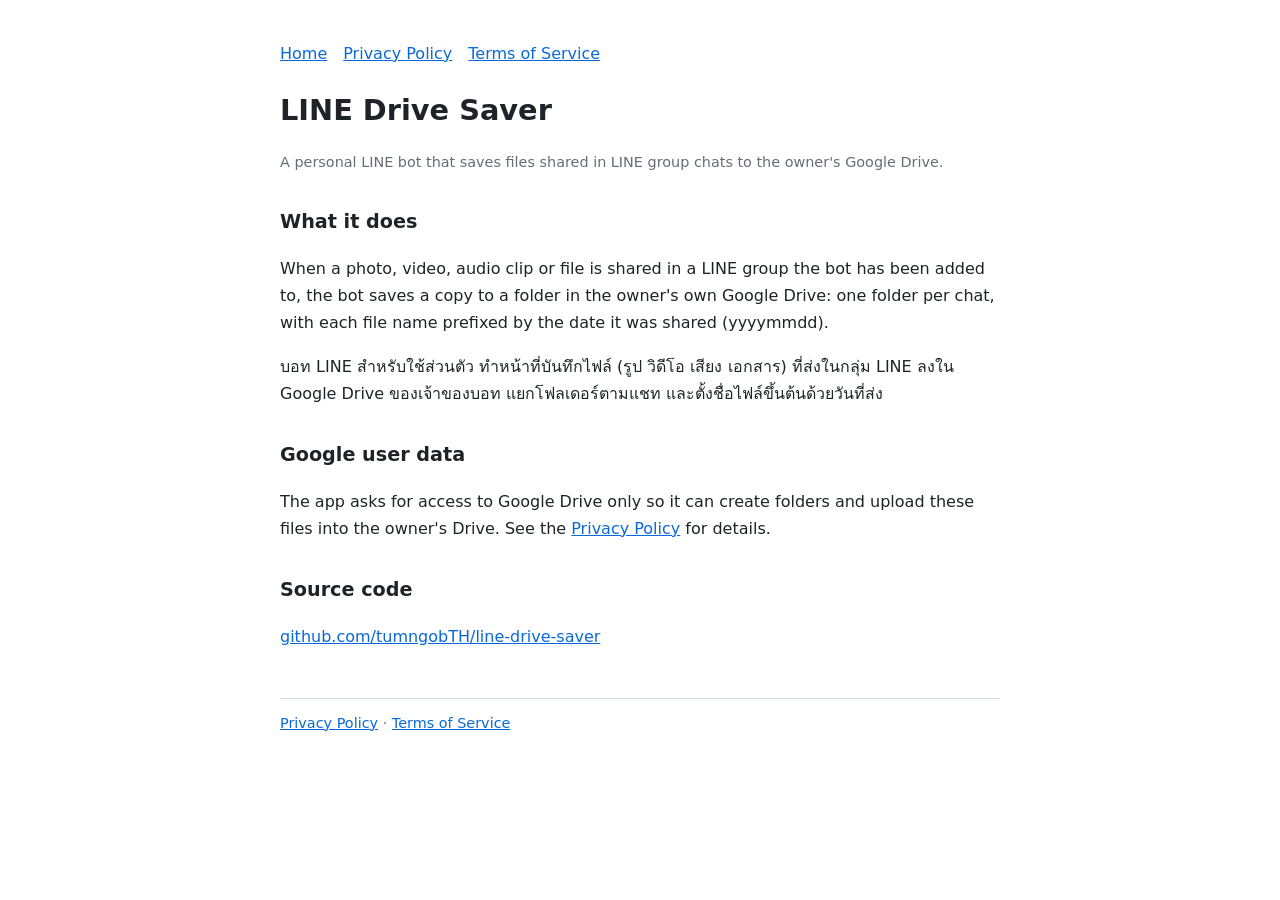
<file: index.html>
<!DOCTYPE html>
<html lang="th"><head><meta charset="utf-8"><meta name="viewport" content="width=device-width,initial-scale=1">
<title>LINE Drive Saver</title><link rel="stylesheet" href="style.css"></head>
<body>
<nav><a href="index.html">Home</a><a href="privacy.html">Privacy Policy</a><a href="terms.html">Terms of Service</a></nav>
<h1>LINE Drive Saver</h1>
<p class="muted">A personal LINE bot that saves files shared in LINE group chats to the owner's Google Drive.</p>

<h2>What it does</h2>
<p>When a photo, video, audio clip or file is shared in a LINE group the bot has been added to,
the bot saves a copy to a folder in the owner's own Google Drive: one folder per chat, with each
file name prefixed by the date it was shared (yyyymmdd).</p>
<p>บอท LINE สำหรับใช้ส่วนตัว ทำหน้าที่บันทึกไฟล์ (รูป วิดีโอ เสียง เอกสาร) ที่ส่งในกลุ่ม LINE
ลงใน Google Drive ของเจ้าของบอท แยกโฟลเดอร์ตามแชท และตั้งชื่อไฟล์ขึ้นต้นด้วยวันที่ส่ง</p>

<h2>Google user data</h2>
<p>The app asks for access to Google Drive only so it can create folders and upload these files
into the owner's Drive. See the <a href="privacy.html">Privacy Policy</a> for details.</p>

<h2>Source code</h2>
<p><a href="https://github.com/tumngobTH/line-drive-saver">github.com/tumngobTH/line-drive-saver</a></p>

<footer class="muted"><a href="privacy.html">Privacy Policy</a> · <a href="terms.html">Terms of Service</a></footer>
</body></html>
</file>
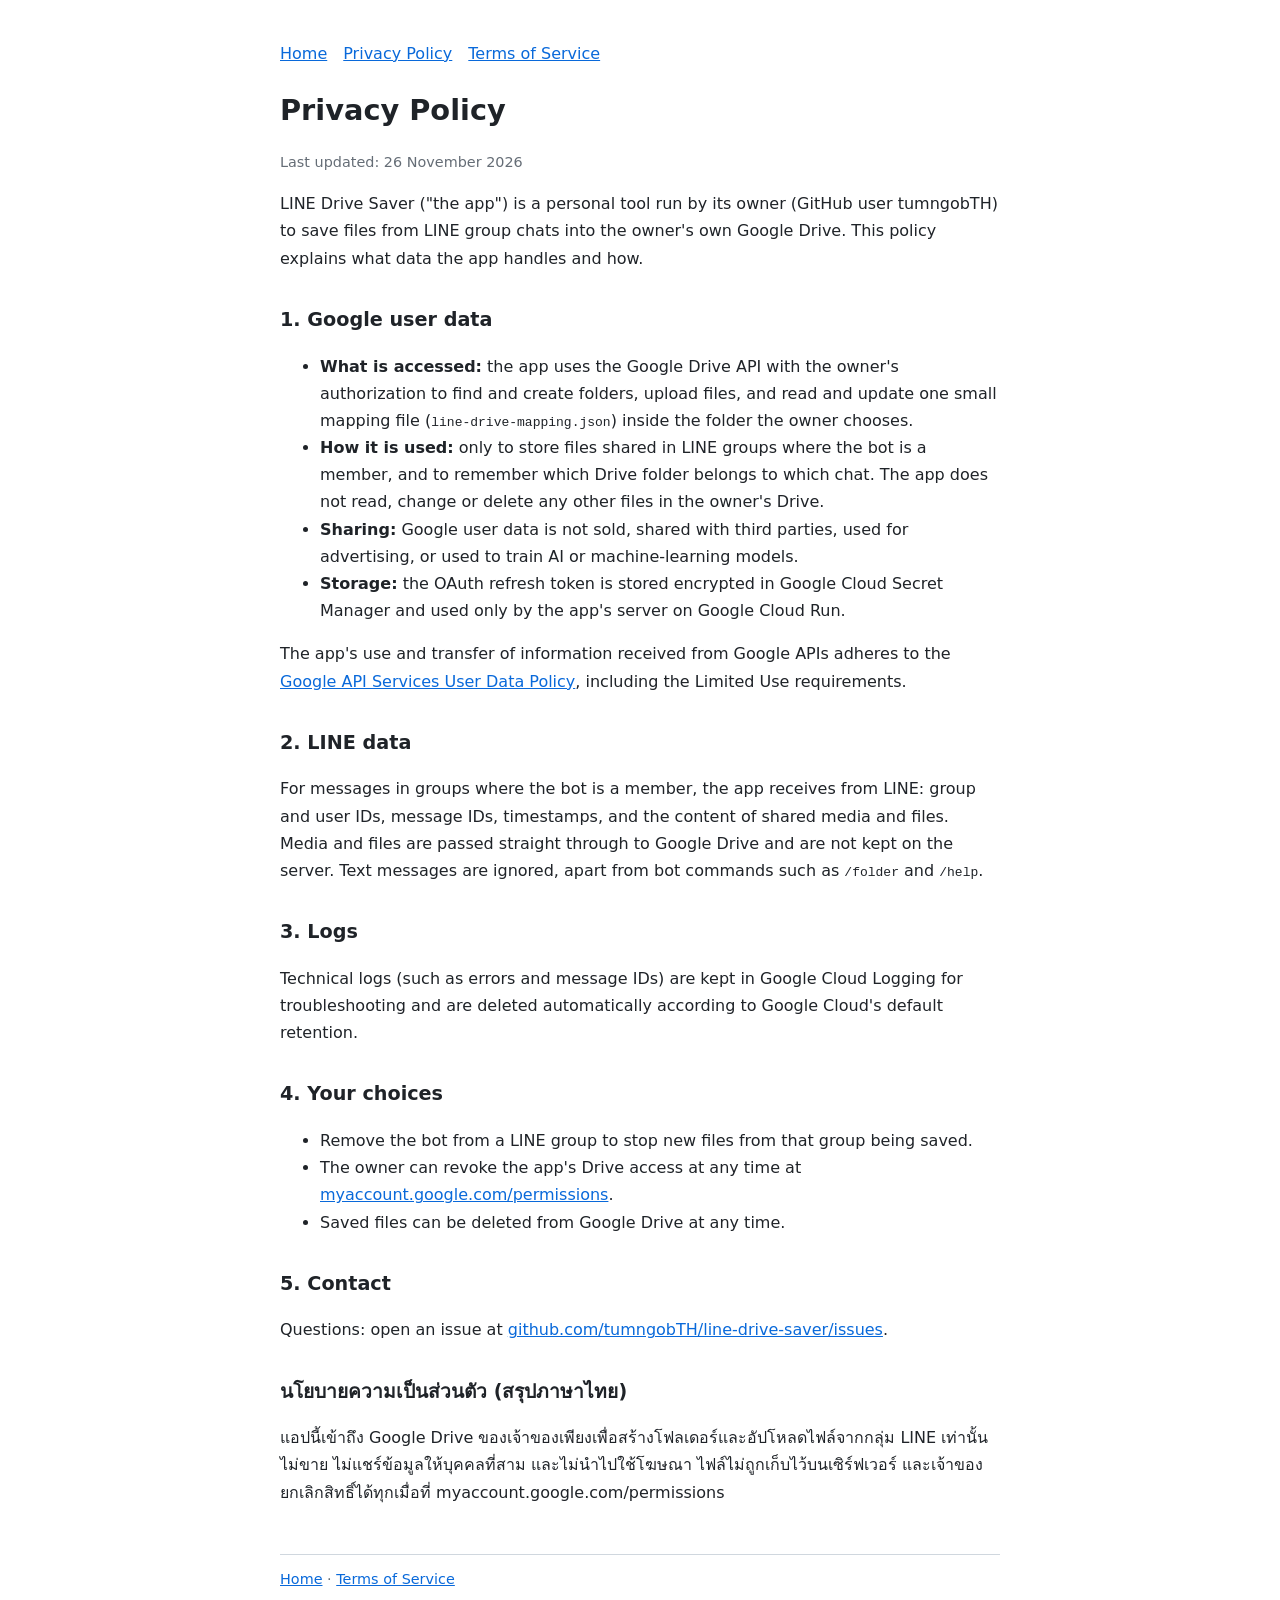
<file: privacy.html>
<!DOCTYPE html>
<html lang="en"><head><meta charset="utf-8"><meta name="viewport" content="width=device-width,initial-scale=1">
<title>Privacy Policy - LINE Drive Saver</title><link rel="stylesheet" href="style.css"></head>
<body>
<nav><a href="index.html">Home</a><a href="privacy.html">Privacy Policy</a><a href="terms.html">Terms of Service</a></nav>
<h1>Privacy Policy</h1>
<p class="muted">Last updated: 26 November 2026</p>

<p>LINE Drive Saver ("the app") is a personal tool run by its owner (GitHub user tumngobTH) to save
files from LINE group chats into the owner's own Google Drive. This policy explains what data the
app handles and how.</p>

<h2>1. Google user data</h2>
<ul>
<li><b>What is accessed:</b> the app uses the Google Drive API with the owner's authorization to
find and create folders, upload files, and read and update one small mapping file
(<code>line-drive-mapping.json</code>) inside the folder the owner chooses.</li>
<li><b>How it is used:</b> only to store files shared in LINE groups where the bot is a member,
and to remember which Drive folder belongs to which chat. The app does not read, change or delete
any other files in the owner's Drive.</li>
<li><b>Sharing:</b> Google user data is not sold, shared with third parties, used for advertising,
or used to train AI or machine-learning models.</li>
<li><b>Storage:</b> the OAuth refresh token is stored encrypted in Google Cloud Secret Manager and
used only by the app's server on Google Cloud Run.</li>
</ul>
<p>The app's use and transfer of information received from Google APIs adheres to the
<a href="https://developers.google.com/terms/api-services-user-data-policy">Google API Services User Data Policy</a>,
including the Limited Use requirements.</p>

<h2>2. LINE data</h2>
<p>For messages in groups where the bot is a member, the app receives from LINE: group and user IDs,
message IDs, timestamps, and the content of shared media and files. Media and files are passed
straight through to Google Drive and are not kept on the server. Text messages are ignored, apart
from bot commands such as <code>/folder</code> and <code>/help</code>.</p>

<h2>3. Logs</h2>
<p>Technical logs (such as errors and message IDs) are kept in Google Cloud Logging for
troubleshooting and are deleted automatically according to Google Cloud's default retention.</p>

<h2>4. Your choices</h2>
<ul>
<li>Remove the bot from a LINE group to stop new files from that group being saved.</li>
<li>The owner can revoke the app's Drive access at any time at
<a href="https://myaccount.google.com/permissions">myaccount.google.com/permissions</a>.</li>
<li>Saved files can be deleted from Google Drive at any time.</li>
</ul>

<h2>5. Contact</h2>
<p>Questions: open an issue at
<a href="https://github.com/tumngobTH/line-drive-saver/issues">github.com/tumngobTH/line-drive-saver/issues</a>.</p>

<h2>นโยบายความเป็นส่วนตัว (สรุปภาษาไทย)</h2>
<p>แอปนี้เข้าถึง Google Drive ของเจ้าของเพียงเพื่อสร้างโฟลเดอร์และอัปโหลดไฟล์จากกลุ่ม LINE เท่านั้น
ไม่ขาย ไม่แชร์ข้อมูลให้บุคคลที่สาม และไม่นำไปใช้โฆษณา ไฟล์ไม่ถูกเก็บไว้บนเซิร์ฟเวอร์
และเจ้าของยกเลิกสิทธิ์ได้ทุกเมื่อที่ myaccount.google.com/permissions</p>

<footer class="muted"><a href="index.html">Home</a> · <a href="terms.html">Terms of Service</a></footer>
</body></html>
</file>
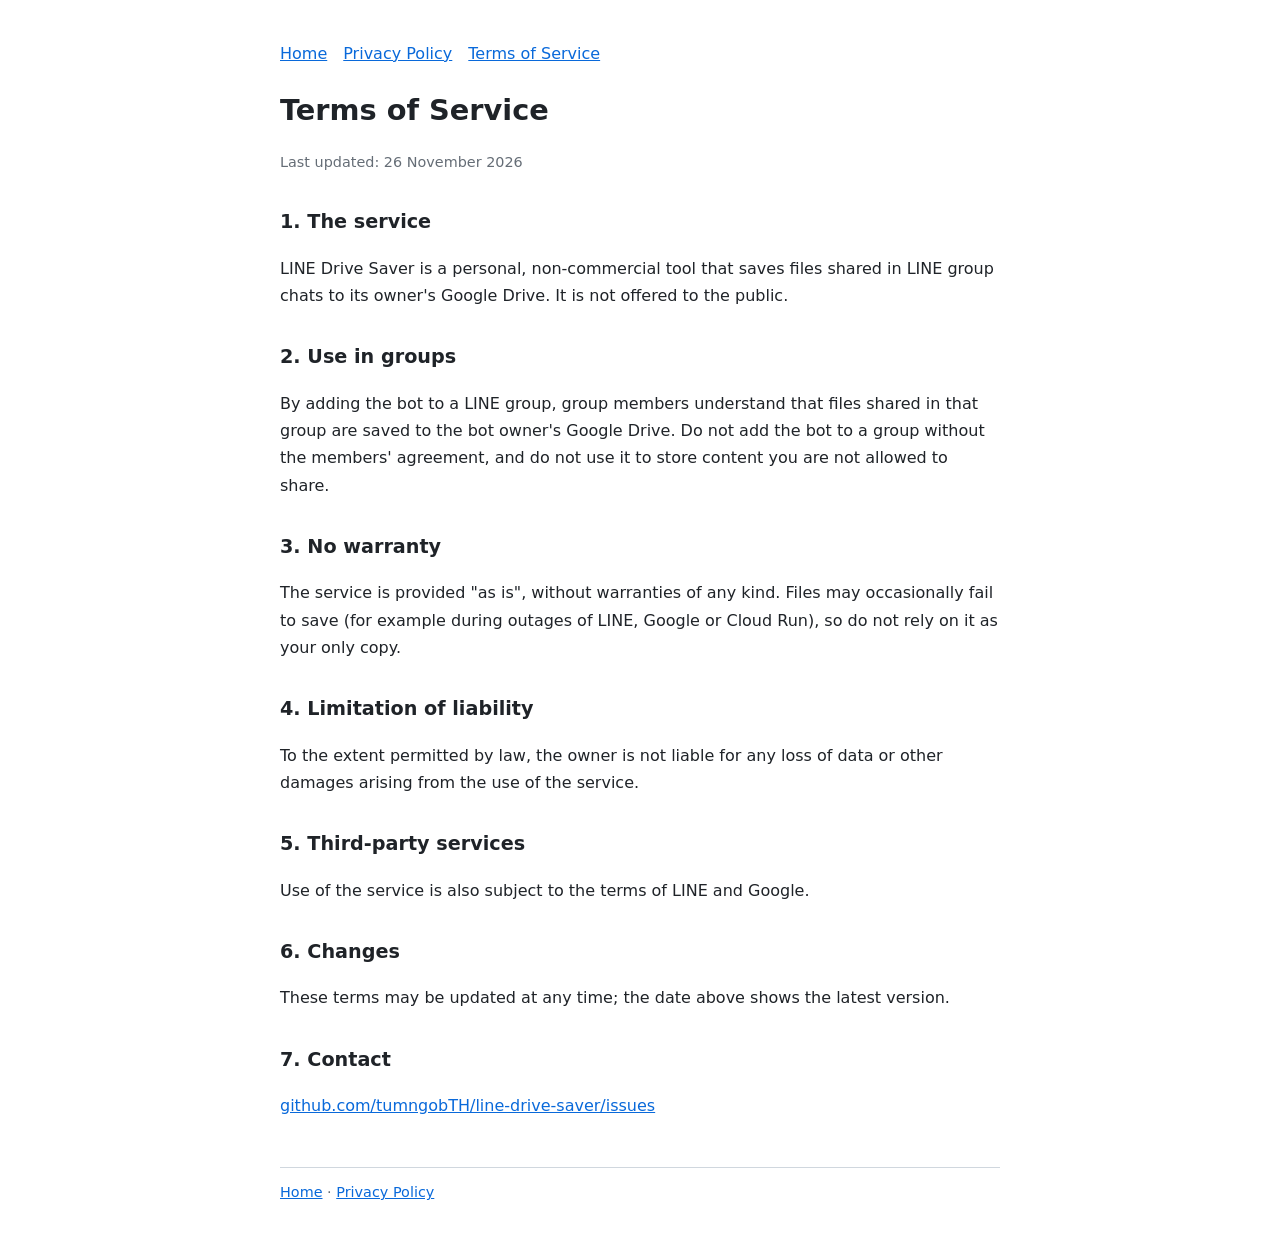
<file: terms.html>
<!DOCTYPE html>
<html lang="en"><head><meta charset="utf-8"><meta name="viewport" content="width=device-width,initial-scale=1">
<title>Terms of Service - LINE Drive Saver</title><link rel="stylesheet" href="style.css"></head>
<body>
<nav><a href="index.html">Home</a><a href="privacy.html">Privacy Policy</a><a href="terms.html">Terms of Service</a></nav>
<h1>Terms of Service</h1>
<p class="muted">Last updated: 26 November 2026</p>

<h2>1. The service</h2>
<p>LINE Drive Saver is a personal, non-commercial tool that saves files shared in LINE group chats
to its owner's Google Drive. It is not offered to the public.</p>

<h2>2. Use in groups</h2>
<p>By adding the bot to a LINE group, group members understand that files shared in that group are
saved to the bot owner's Google Drive. Do not add the bot to a group without the members' agreement,
and do not use it to store content you are not allowed to share.</p>

<h2>3. No warranty</h2>
<p>The service is provided "as is", without warranties of any kind. Files may occasionally fail to
save (for example during outages of LINE, Google or Cloud Run), so do not rely on it as your only copy.</p>

<h2>4. Limitation of liability</h2>
<p>To the extent permitted by law, the owner is not liable for any loss of data or other damages
arising from the use of the service.</p>

<h2>5. Third-party services</h2>
<p>Use of the service is also subject to the terms of LINE and Google.</p>

<h2>6. Changes</h2>
<p>These terms may be updated at any time; the date above shows the latest version.</p>

<h2>7. Contact</h2>
<p><a href="https://github.com/tumngobTH/line-drive-saver/issues">github.com/tumngobTH/line-drive-saver/issues</a></p>

<footer class="muted"><a href="index.html">Home</a> · <a href="privacy.html">Privacy Policy</a></footer>
</body></html>
</file>
<file: style.css>
body{font-family:system-ui,-apple-system,"Segoe UI",Sarabun,sans-serif;max-width:720px;margin:40px auto;padding:0 20px;line-height:1.7;color:#1f2328}
h1{font-size:1.8rem;margin-bottom:.2rem}h2{font-size:1.2rem;margin-top:2rem}
nav a{margin-right:16px}a{color:#0969da}.muted{color:#656d76;font-size:.9rem}
footer{margin-top:48px;border-top:1px solid #d0d7de;padding-top:12px}
</file>
